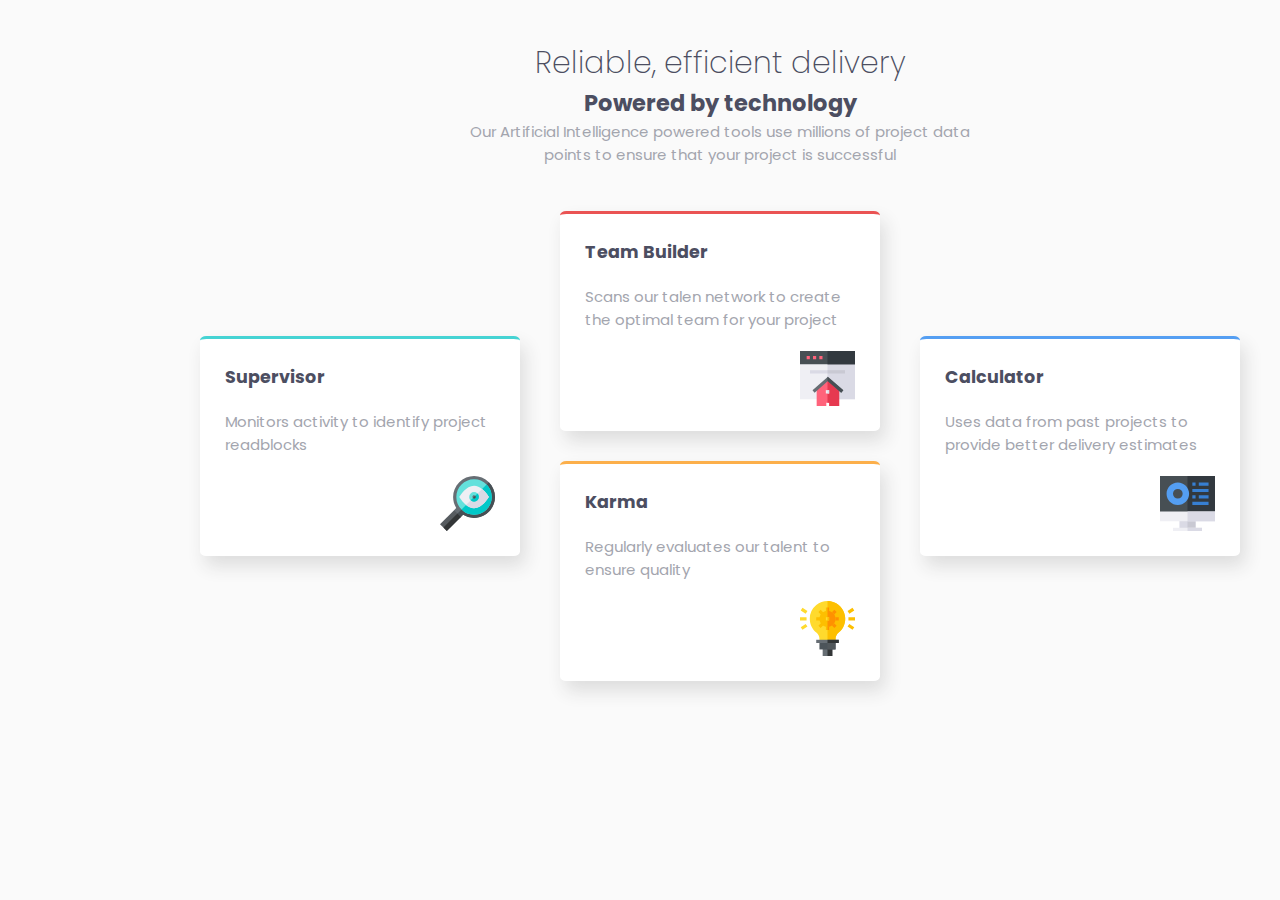
<file: index.html>
<!DOCTYPE html>
<html lang="en">
<head>
    <meta charset="UTF-8">
    <meta http-equiv="X-UA-Compatible" content="IE=edge">
    <meta name="viewport" content="width=device-width, initial-scale=1.0">
    <link rel="stylesheet" href="four-card-feature.css"/>
    <link rel="preconnect" href="https://fonts.googleapis.com">
    <link rel="preconnect" href="https://fonts.gstatic.com" crossorigin>
    <link href="https://fonts.googleapis.com/css2?family=Poppins:wght@200;400;600&display=swap" rel="stylesheet">
    <title>Challenge</title>
</head>
<body>
    <div class="title">
        <h1>Reliable, efficient delivery</h1>
        <h2>Powered by technology</h2>
        <p>Our Artificial Intelligence powered tools use millions of project data<br> points to ensure that your project is successful</p>
    </div>
    <div class="supervisor card">
        <h3>Supervisor</h3>
        <p>Monitors activity to identify project readblocks</p>
        <img src="images/icon-supervisor.svg" alt="ssss">
     </div>
    <div class="team-builder card">
        <h3>Team Builder</h3>
        <p>Scans our talen network to create the optimal team for your project</p>
       <img src="images/icon-team-builder.svg" alt="">
    </div>
    <div class="karma card">
        <h3>Karma</h3>
        <p>Regularly evaluates our talent to ensure quality</p>
        <img src="images/icon-karma.svg" alt="">
    </div>
    <div class="calcu card">
        <h3>Calculator</h3>
        <p>Uses data from past projects to provide better delivery estimates</p>
        <img src="images/icon-calculator.svg" alt="">
    </div> 
</body>
</html>
</file>
<file: four-card-feature.css>
*{
    margin: 0;
    box-sizing: border-box;
    
}


body{
    
    background-color:  hsl(0, 0%, 98%);
    font-size: 15px;
    font-family: 'Poppins', sans-serif;
    
}

.card{
    background-color: white;
    height: 220px;
    width: 320px;
    margin: auto;
    margin-bottom: 30px;
    padding: 25px;
    border-radius: 2%;
    display: flex;
    display: flex;
    flex-direction: column;
    justify-content: space-between;
    box-shadow: 5px 10px 18px #DDD;

}
img{
    width: 55px;
    align-self: flex-end;
}

.supervisor{
    border-top: 3.5px solid hsl(180, 62%, 55%);

}

p{
    color:  hsl(229, 6%, 66%)
}

.team-builder{
    border-top: 3.5px solid hsl(0, 78%, 62%);
}

.karma{
    border-top: 3.5px solid  hsl(34, 97%, 64%);
}

.calcu{
    border-top: 3.5px solid hsl(212, 86%, 64%);    
}

h3, h1, h2{
    color: hsl(234, 12%, 34%);
}

.title{
    margin: 30px;
    padding: 10px;
    text-align: center;
}

h1{
    font-weight: 200;
}


@media (min-width: 376px) {
    body{
        width: 1440px;
        height:720px;
       display: grid;
       grid-template-columns: repeat(6,1fr);
       grid-template-rows: repeat(8, 1fr);
       
   }
 .title{
    grid-column: 2/6;
    grid-row: 1/2;
   }




   .supervisor{
    grid-column: 2/3;
    grid-row: 4/6;
}
.team-builder{
    grid-column: 3/5;
    grid-row: 3/5;
}

.karma{
    grid-column: 3/5;
    grid-row: 5/7;
}

.calcu{
    grid-column: 5/6;
    grid-row: 4/6;
}
/*
   .supervisor{
    grid-column: 2/4;
    grid-row: span 2;
   }
   .team-builder{
    grid-column: 4/6;
   }

   .karma{
    grid-column: 4/6;
   } */
}
</file>
